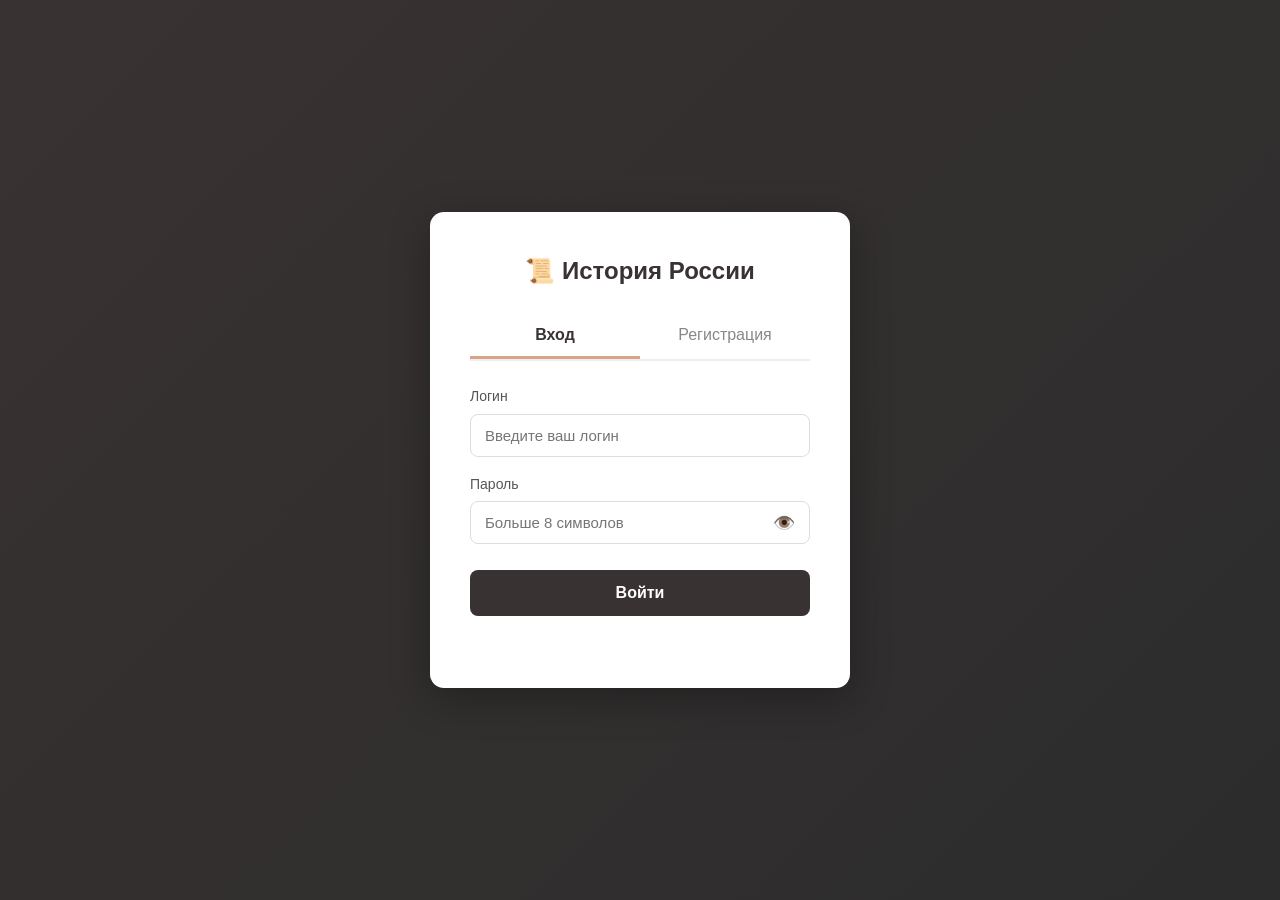
<file: index.html>
<!DOCTYPE html>
<html lang="ru">
<head>
  <meta charset="UTF-8">
  <meta name="viewport" content="width=device-width, initial-scale=1.0">
  <title>Главная — История России</title>
  <link rel="stylesheet" href="css/style.css">
</head>
<body>

  <header class="header">
    <div class="header-left">
      <button class="menu-toggle" id="menuToggle">☰</button>
      <a href="#" class="logo">
  <img src="./img/icons/creml.svg" alt="Кремль" width="36" height="36">
  <span>История России</span>
</a>
    </div>
    
    <div class="auth">
      <span class="flex"><img src="./img/icons/user.svg" alt="" srcset="" class="icon"> <span id="userName">Гость</span></span>
      <button class="btn" id="logoutBtn">Выйти</button>
    </div>
  </header>

  <div class="layout">
    
    <aside class="sidebar" id="sidebar">
      <ul>
        <li><a href="personalities.html"><img src="./img/icons/user.svg" alt="" srcset="" class="icon"> Личности в истории</a></li>
        <li><a href="notes.html"><img src="./img/icons/book.svg" alt="" srcset="" class="icon">Конспекты</a></li>
        <li><a href="facts.html"><img src="./img/icons/lamp.svg" alt="" srcset="" class="icon"> Интересные факты</a></li>
      </ul>
    </aside>

    <main class="content">
      <div class="hero">
        <h1>Изучай историю России интерактивно</h1>
        <p>Нажми на метку на карте, чтобы узнать историю города.</p>
      </div>

      <div class="map-wrapper">
        <!-- Картинка карты (убедись, что файл лежит в папке img) -->
        <img src="img/map_of_russia.png" alt="Карта России" class="map-image">

        <!-- МЕТКИ (позиционируются поверх картинки) -->
        <div class="map-point" style="top: 63%; left: 22%;" 
             data-title="Москва" data-founded="1147 г." data-history="Московское княжество"
             data-image="img/moscow.jpg"
             data-facts="Юрий Долгорукий считается основателем Москвы;В 1812 году Москва была занята Наполеоном;Первое упоминание в летописи датируется 1147 годом"></div>

        <div class="map-point" style="top: 47%; left: 17%;" 
             data-title="Санкт-Петербург" data-founded="1703 г." data-history="Швеция (Ингерманландия)"
             data-image="img/spb.jpg"
             data-facts="Основан Петром I;Был столицей империи более 200 лет;Здесь самый глубокий метрополитен в мире"></div>

        <div class="map-point" style="top: 65%; left: 33%;" 
             data-title="Казань" data-founded="1005 г." data-history="Казанское ханство"
             data-image="img/kazan.jpg"
             data-facts="В 1552 году взята Иваном Грозным;Крупный научный центр;Казанский Кремль — объект ЮНЕСКО"></div>

        <div class="map-point" style="top: 60%; left: 43%;" 
             data-title="Екатеринбург" data-founded="1723 г." data-history="Уральские земли"
             data-image="img/ekb.jpg"
             data-facts="Основан по указу Петра I;Здесь граница Европы и Азии;В 1918 году расстреляна царская семья"></div>
        
        <div class="map-point" style="top: 62%; left: 58%;" 
             data-title="Новосибирск" data-founded="1893 г." data-history="Сибирский край"
             data-image="img/nsk.jpg"
             data-facts="Самый большой город Сибири;Появился благодаря Транссибу;Самый длинный метромост в мире"></div>
        
        <div class="map-point" style="top: 48%; left: 72%;" 
             data-title="Якутск" data-founded="1632 г." data-history="Якутское ханство"
             data-image="img/yakutsk.jpeg"
             data-facts="Самый крупный город в зоне вечной мерзлоты;Зимой до -50°C;Институт мерзлотоведения"></div>
             
        <div class="map-point" style="top: 72%; left: 88%;" 
             data-title="Владивосток" data-founded="1860 г." data-history="Китай (Маньчжурия)"
             data-image="img/vladivostok.jpg"
             data-facts="Основан как военный пост;Штаб Тихоокеанского флота;Расстояние до Москвы — 9000 км"></div>

        <!-- ПОПАП -->
        <div class="map-popup" id="mapPopup">
          <button class="popup-close" id="popupClose">✕</button>
          <h3 id="popupTitle"></h3>
          <img id="popupImage" src="" alt="Город" class="popup-image">
          <div class="popup-info">
            <span><strong>Год основания:</strong> <span id="popupFounded"></span></span>
            <span><strong>Бывшая территория:</strong> <span id="popupHistory"></span></span>
          </div>
          <div class="popup-fact-box">
            <p id="popupFact"></p>
          </div>
          <button class="btn-next-fact" id="nextFactBtn">Ещё факт 🔄</button>
        </div>
      </div>
    </main>
  </div>

  <script src="js/main.js"></script>
</body>
</html>
</file>
<file: css/style.css>
/* ===== БАЗОВЫЕ НАСТРОЙКИ ===== */
* {
  margin: 0;
  padding: 0;
  box-sizing: border-box;
}

/* Цветовые переменные (чтобы потом легко менять) */
/* Цветовые переменные */
:root {
  --primary-red: #393232;      /* Твой основной цвет (Шапка) */
  --gold: #DAA288	;             /* Акцент (бывшая золотая кнопка, теперь мятная) */
  --bg-color: #F4F1EA;         /* Оставляем светлый фон для контраста */
  --text-dark: #ffffff;        /* Темный текст для светлого фона */
  --error-red: #d32f2f;
  
  /* Новые переменные для меню и градиентов */
  --menu-bg: #8d6262;          /* Темно-зеленый для меню */
  --menu-text: #ffffff;        /* Бежево-розовый для текста меню */
  --grad-start: #DAA288;       /* Начало градиента */
  --grad-end: #DAA288	;         /* Конец градиента */
}

body {
  font-family: 'Segoe UI', Tahoma, Geneva, Verdana, sans-serif;
  background-color: var(--bg-color);
  color: var(--text-dark);
  line-height: 1.6;
}

/* ===== ЭКРАН АВТОРИЗАЦИИ ===== */
.auth-body {
  min-height: 100vh;
  display: flex;
  justify-content: center;
  align-items: center;
  /* Красивый градиент на фоне */
  background: linear-gradient(135deg, var(--primary-red) 0%, #2c2c2c 100%);
}

.auth-card {
  background: #ffffff;
  padding: 40px;
  border-radius: 14px;
  width: 100%;
  max-width: 420px;
  box-shadow: 0 10px 40px rgba(0, 0, 0, 0.3);
  /* Анимация появления карточки */
  animation: slideUp 0.5s ease-out;
}

@keyframes slideUp {
  from { opacity: 0; transform: translateY(20px); }
  to { opacity: 1; transform: translateY(0); }
}

.auth-logo {
  text-align: center;
  color: var(--primary-red);
  margin-bottom: 24px;
  font-size: 24px;
}

/* ===== ВКЛАДКИ ВХОД/РЕГИСТРАЦИЯ ===== */
.auth-tabs {
  display: flex;
  margin-bottom: 24px;
  border-bottom: 2px solid #eee;
}

.tab {
  flex: 1;
  padding: 12px;
  background: none;
  border: none;
  font-size: 16px;
  cursor: pointer;
  color: #888;
  border-bottom: 3px solid transparent;
  transition: all 0.3s ease;
  font-family: inherit;
}

.tab:hover {
  color: var(--primary-red);
}

.tab.active {
  color: var(--primary-red);
  border-bottom-color: var(--gold);
  font-weight: bold;
}

/* ===== ФОРМЫ ===== */
.auth-form {
  display: none; /* По умолчанию скрыты */
  animation: fadeIn 0.4s ease;
}

.auth-form.active {
  display: block; /* Показываем активную */
}

@keyframes fadeIn {
  from { opacity: 0; }
  to { opacity: 1; }
}

/* Поля ввода */
.input-group {
  margin-bottom: 16px;
}

.input-group label {
  display: block;
  margin-bottom: 6px;
  font-size: 14px;
  color: #555;
  font-weight: 500;
}

.input-group input {
  width: 100%;
  padding: 12px 14px;
  border: 1px solid #ddd;
  border-radius: 8px;
  font-size: 15px;
  transition: border-color 0.2s, box-shadow 0.2s;
  font-family: inherit;
}

.input-group input:focus {
  outline: none;
  border-color: var(--gold);
  box-shadow: 0 0 0 3px rgba(201, 162, 39, 0.2);
}

/* Кнопка отправки */
.btn-primary {
  width: 100%;
  padding: 14px;
  background: var(--primary-red);
  color: #fff;
  border: none;
  border-radius: 8px;
  font-size: 16px;
  font-weight: bold;
  cursor: pointer;
  transition: background 0.2s, transform 0.1s;
  margin-top: 10px;
  font-family: inherit;
}

.btn-primary:hover {
  background: #8a2828;
}

.btn-primary:active {
  transform: scale(0.98);
}

/* Текст ошибки */
.auth-error {
  color: var(--error-red);
  text-align: center;
  margin-top: 12px;
  font-size: 14px;
  min-height: 20px; /* Чтобы верстка не прыгала, когда ошибки нет */
}

/* =========================================
   ЭКРАН ПРИВЕТСТВИЯ (WELCOME)
   ========================================= */
/* =========================================
   ЭКРАН ПРИВЕТСТВИЯ (WELCOME)
   ========================================= */
.welcome-body {
  margin: 0;
  padding: 0;
  height: 100vh;
  overflow: hidden;
  font-family: 'Segoe UI', Tahoma, Geneva, Verdana, sans-serif;
}

/* Фон с гифкой */
.video-bg {
  position: fixed;
  top: 0;
  left: 0;
  width: 100%;
  height: 100%;
  z-index: -1; /* Отправляем картинку на задний план */
}

.video-bg img {
  width: 100%;
  height: 100%;
  object-fit: cover; /* Растягиваем на весь экран без искажений */
  filter: grayscale(100%) contrast(1.2) brightness(0.6); /* Делаем черно-белой и темной */
}

/* Слой поверх гифки для центрирования текста */
.welcome-overlay {
  width: 100%;
  height: 100vh;
  display: flex;
  justify-content: center;
  align-items: center;
  background: rgba(107, 31, 31, 0.4); /* Красноватый оттенок поверх */
}

/* Карточка контента */
.welcome-card {
  text-align: center;
  max-width: 620px;
  padding: 50px 40px;
  color: #fff;
  animation: fadeUp 1s ease;
}

@keyframes fadeUp {
  from { opacity: 0; transform: translateY(30px); }
  to   { opacity: 1; transform: translateY(0); }
}

/* Имя пользователя */
.welcome-card h1 span {
  color: #A8C3D9; 
  margin-bottom: 50%;
}

/* Цитата */
/* Основная карточка приветствия (расширяем контейнер) */
.welcome-card {
  text-align: center;
  max-width: 900px; /* Увеличили с 620px, чтобы цитата влезла */
  padding: 50px 40px;
  color: #fff;
  animation: fadeUp 1s ease;
}

/* Цитата */
.quote {
  background: rgba(0, 0, 0, 0.65);
  border-left: 6px solid #C5A059; /* Полоска стала еще толще */
  padding: 50px 60px;             /* Огромные внутренние отступы */
  border-radius: 16px;            /* Более мягкие углы */
  margin: 0 auto 50px;            
  width: 100%;                    
  max-width: 850px;               /* Сам блок цитаты стал очень широким */
  text-align: left;
  animation: fadeUp 1s ease 0.3s backwards;
  backdrop-filter: blur(4px);
}

.quote p {
  font-size: 28px;                /* Шрифт цитаты вырос до 28px */
  line-height: 1.6;               /* Оптимальный межстрочный интервал */
  font-style: italic;
  margin-bottom: 25px;            /* Отступ до автора */
  color: #FFFFFF; 
}

.quote footer {
  color: #C5A059; 
  font-size: 22px;                /* Автор тоже стал крупным */
  font-weight: 600;               
  letter-spacing: 1px;            /* Немного разрядили буквы для стиля */
}

.quote footer {
  color: #C5A059; 
  font-size: 18px;                /* Увеличил шрифт автора (было 15px) */
  font-weight: 500;               /* Сделал текст чуть плотнее */
}

.quote footer {
  color: #C5A059; /* Автор цитаты цвета латуни */
  font-size: 15px;
}

/* Кнопка перехода на главную */
.btn-start {
  background: #C5A059; /* Фон кнопки — приглушенная латунь */
  color: #1A1A1A;      /* Темный текст */
  border: none;
  padding: 16px 42px;
  font-size: 17px;
  font-weight: bold;
  border-radius: 10px;
  cursor: pointer;
  transition: 0.3s;
  animation: fadeUp 1s ease 0.6s backwards;
  box-shadow: 0 6px 24px rgba(197, 160, 89, 0.3); /* Мягкая латунная тень */
}

/* Эффект при наведении мыши на кнопку */
.btn-start:hover {
  background: #D4B370; /* При наведении становится чуть светлее (как отполированная латунь) */
  transform: translateY(-3px);
  box-shadow: 0 10px 32px rgba(197, 160, 89, 0.5); /* Свечение становится ярче */
}

/* =========================================
   СТИЛИ ДЛЯ ПОЛЕЙ ВВОДА И ГЛАЗИКА
   ========================================= */

/* Контейнер, который держит поле и глазок вместе */
.input-wrapper {
  position: relative;
  display: flex;
  align-items: center;
}

/* Само поле ввода внутри контейнера */
.input-wrapper input {
  width: 100%;
  /* Оставляем место справа, чтобы текст не залезал под глазик */
  padding-right: 45px; 
}

/* Кнопка-глаз */
.toggle-password {
  position: absolute;
  right: 10px;          /* Прижимаем к правому краю */
  background: none;     /* Убираем серый фон */
  border: none;         /* Убираем рамку */
  outline: none;        /* Убираем синюю рамку при клике */
  cursor: pointer;
  font-size: 18px;
  padding: 5px;
  display: flex;
  align-items: center;
  justify-content: center;
  transition: transform 0.2s;
}

.toggle-password:hover {
  transform: scale(1.15); /* Легкое увеличение при наведении */
}

/* =========================================
   ГЛАВНАЯ СТРАНИЦА (INDEX)
   ========================================= */


/* =========================================
   ГЛАВНАЯ СТРАНИЦА (INDEX)
   ========================================= */

/* Шапка */
.header {
  background: var(--primary-red);
  color: #fff;
  padding: 14px 30px;
  display: flex;
  justify-content: space-between;
  align-items: center;
  box-shadow: 0 2px 10px rgba(0, 0, 0, 0.2);
  position: sticky;
  top: 0;
  z-index: 100;
  height: 60px;
}

.header-left {
  display: flex;
  align-items: center;
  gap: 8px
}

.logo {
  color: #fff;
  text-decoration: none;
  font-size: 20px;
  font-weight: bold;
  gap: 8px;
  
  display: inline-flex;
  align-items: center;
  gap: 8px;
  justify-content: center;
  align-items: center;
}


.header .auth {
  display: flex;
  align-items: center;
  gap: 15px;
  font-size: 15px;
}

.btn {
  background: var(--gold);
  color: #2c2c2c;
  padding: 8px 18px;
  border: none;
  border-radius: 6px;
  cursor: pointer;
  font-weight: bold;
  transition: 0.2s;
  font-family: inherit;
}
.btn:hover { background: #e0b93a; }

/* Кнопка бургер-меню */
.menu-toggle {
  background: none;
  border: none;
  color: #fff;
  font-size: 24px;
  cursor: pointer;
  padding: 5px 10px;
  transition: transform 0.2s;
  display: flex;
  align-items: center;
}
.menu-toggle:hover {
  transform: scale(1.1);
  color: var(--gold);
}

/* Раскладка (главный контейнер) */
.layout {
  display: flex;
  min-height: calc(100vh - 60px);
  overflow-x: hidden; 
}

/* Боковое меню */
.sidebar {
  width: 280px;
  background: var(--menu-bg); /* Темно-зеленый #2C5B4A */
  padding: 30px 0;
  border-right: 2px solid #1A3A2E; /* Чуть более темная обводка для объема */
  box-shadow: 4px 0 15px rgba(0, 0, 0, 0.2); 
  
  transition: margin-left 0.3s ease-in-out;
  flex-shrink: 0; 
  margin-left: -280px; 
}

.sidebar.open {
  margin-left: 0; 
}

.sidebar ul { 
  list-style: none; 
  justify-content: center;
  align-items: center;
}

.sidebar ul li{
    justify-content: center;
    align-items: center;
}

.icon {
  width: 30px;
  height: 30px;
  padding-right: 10px;
}

/* ССЫЛКИ В МЕНЮ */
.sidebar a {
  display: flex;
  color: #ed8d8d; /* Бежево-розовый #DAA288 */
  padding: 18px 30px;
  text-decoration: none;
  border-left: 5px solid transparent;
  transition: all 0.3s ease;
  font-size: 16px;
  font-weight: 500;
}

/* При наведении текст становится ярче/белее, а полоска мятной */
.sidebar a:hover,
.sidebar a.active {
  background: rgba(0, 0, 0, 0.2); 
  color: #FFFFFF; 
  border-left-color: var(--gold); /* Мятный акцент #75BCA3 */
  padding-left: 35px;
}
/* Контент */
.content {
  flex: 1;
  padding: 40px;
  transition: all 0.3s ease-in-out;
  min-width: 0; /* Важно, чтобы карта не вылезала за края */
}

/* Ограничение ширины контента */
.hero, .features {
  max-width: 1200px;
  margin: 0 auto;
}
/* Приветственный блок */
.hero {
  background: linear-gradient(#47625b, #637f88 0%, #2c2c2c 100%);
  color: #fff;
  padding: 50px 40px;
  border-radius: 14px;
  margin-bottom: 30px;
  box-shadow: 0 4px 20px rgba(0, 0, 0, 0.1);
}

.hero h1 {
  color: #fff;
  font-size: 32px;
  margin-bottom: 12px;
}

.hero p {
  font-size: 17px;
  opacity: 0.9;
}

/* Сетка карточек */
.features {
  display: grid;
  grid-template-columns: repeat(auto-fill, minmax(240px, 1fr));
  gap: 20px;
}

.feature-card {
  background: #fff;
  padding: 24px;
  border-radius: 12px;
  text-decoration: none;
  color: var(--text-dark);
  border-left: 5px solid var(--gold);
  box-shadow: 0 2px 10px rgba(0, 0, 0, 0.06);
  transition: 0.25s;
}

.feature-card:hover {
  transform: translateY(-4px);
  box-shadow: 0 8px 20px rgba(0, 0, 0, 0.12);
}

.feature-card h3 {
  color: var(--primary-red);
  margin-bottom: 8px;
}

/* =========================================
   ФИНАЛЬНЫЕ СТИЛИ ДЛЯ КАРТЫ И ПОПАПА
   ========================================= */

/* Обертка карты (чтобы попап позиционировался относительно неё) */
.map-wrapper {
  position: relative;
  width: 100%;
  max-width: 1100px;
  margin: 0 auto;
  background: #f4f1ea; /* Цвет бумаги */
  border-radius: 14px;
  box-shadow: 0 4px 20px rgba(0,0,0,0.05);
  padding: 20px; /* Отступы внутри белого блока */
  max-height: 60vh;
  display: flex; 
  justify-content: center;
  align-items: center;
}

/* Картинка карты */
.map-image {
  width: 100%;
  height: 100%;         /* Растягиваем на всю доступную высоту блока */
  max-height: 100%;     /* Не даем вылезти за пределы родителя */
  object-fit: contain;  /* ВАЖНО: картинка вписывается целиком, не обрезается и сохраняет пропорции */
  display: block;
}

/* Метки (кружочки поверх карты) */
.map-point {
  position: absolute;
  width: 16px;
  height: 16px;
  background-color: var(--primary-red);
  border: 3px solid #fff;
  border-radius: 50%;
  cursor: pointer;
  transform: translate(-50%, -50%); /* Центрируем точку по её координатам */
  transition: all 0.2s ease;
  box-shadow: 0 2px 5px rgba(0,0,0,0.3);
  z-index: 2;
}

.map-point:hover {
  background-color: var(--gold);
  transform: translate(-50%, -50%) scale(1.4); /* Увеличение при наведении */
}

/* Попап (скрыт по умолчанию) */
/* Попап (скрыт по умолчанию) */
.map-popup {
  position: fixed; /* Жестко фиксируем по центру экрана */
  top: 50%;
  left: 50%;
  transform: translate(-50%, -50%) scale(0.9);
  background: #fff;
  border-radius: 12px;
  padding: 30px;
  width: 90%; /* На мобильных будет 90% */
  max-width: 500px;
  box-shadow: 0 15px 50px rgba(0,0,0,0.5);
  opacity: 0;
  pointer-events: none;
  transition: all 0.3s ease;
  z-index: 9999; /* ПОВЕРХ ВСЕГО, включая шапку и меню */
  border-top: 6px solid var(--primary-red);
}

/* Класс, который делает попап видимым */
.map-popup.active {
  opacity: 1;
  pointer-events: auto;
  transform: translate(-50%, -50%) scale(1);
}

/* Внутренности попапа */
.popup-close {
  position: absolute;
  top: 15px;
  right: 15px;
  background: none;
  border: none;
  font-size: 18px;
  cursor: pointer;
  color: #888;
}
.popup-close:hover { color: var(--primary-red); }

.map-popup h3 {
  color: var(--primary-red);
  margin-bottom: 15px;
  font-size: 22px;
}

.popup-info {
  display: flex;
  flex-direction: column;
  gap: 8px;
  font-size: 14px;
  color: #555;
  margin-bottom: 15px;
  background: #f9f6ef;
  padding: 12px;
  border-radius: 8px;
}

.popup-fact-box {
  background: rgba(201, 162, 39, 0.1);
  border-left: 4px solid var(--gold);
  padding: 15px;
  border-radius: 4px;
  margin-bottom: 20px;
  min-height: 80px;
}

.popup-fact-box p {
  font-size: 15px;
  font-style: italic;
  color: #333;
}

.btn-next-fact {
  background: var(--gold);
  color: #1a1a1a;
  border: none;
  padding: 10px 20px;
  border-radius: 6px;
  font-weight: bold;
  cursor: pointer;
  width: 100%;
  transition: 0.2s;
}
.btn-next-fact:hover {
  background: #e0b93a;
}

/* Картинка внутри попапа */
.popup-image {
  display: block;
  width: 100%;          /* Картинка растягивается на всю ширину карточки */
  max-height: 350px;    /* Но не выше 350 пикселей, чтобы не сломать экран */
  object-fit: contain;  /* Картинка вписывается целиком, без обрезки */
  background-color: #f4f1ea; /* Фон, если пропорции картинки не совпадут с блоком */
  border-radius: 8px;
  margin: 0 auto 20px auto; /* Центрируем по горизонтали и делаем отступ снизу */
}

.flex {
  display:flex;
}
</file>
<file: css/facts.css>
/* =========================================
   БАЗОВАЯ РАСКЛАДКА
   ========================================= */
.main-container {
  flex: 1;
  display: flex;
  flex-direction: column;
  align-items: center;
  padding: 40px 20px;
  width: 100%;
  max-width: 1200px;
  margin: 0 auto;
  
  /* УБИРАЕМ min-height: 100vh, чтобы контент шел сразу после шапки */
  /* И добавляем нижний отступ, чтобы последняя карточка не прилипала к краю */
  padding-bottom: 80px; 
}

/* =========================================
   БЛОК 1: ИСТОРИЯ В ЦИФРАХ
   ========================================= */
.facts-hero {
  text-align: center;
  margin-bottom: 60px;
  width: 100%;
}

.facts-hero h1 {
  color: #875842;
  font-size: 36px;
  margin-bottom: 10px;
}

.facts-hero p {
  color: #666;
  font-size: 16px;
  margin-bottom: 35px;
}

.stats-grid {
  display: grid;
  grid-template-columns: repeat(auto-fit, minmax(200px, 1fr));
  gap: 20px;
  width: 100%;
}

.stat-card {
  background: #ffffff;
  padding: 25px 15px;
  border-radius: 12px;
  border-bottom: 4px solid #75BCA3;
  box-shadow: 0 4px 15px rgba(0, 0, 0, 0.05);
  transition: transform 0.3s ease, box-shadow 0.3s ease;
}

.stat-card:hover {
  transform: translateY(-5px);
  box-shadow: 0 8px 20px rgba(0, 0, 0, 0.1);
}

.stat-number {
  font-size: 32px;
  font-weight: bold;
  color: #875842;
  margin-bottom: 10px;
}

.stat-label {
  font-size: 14px;
  color: #555;
  line-height: 1.4;
}

/* =========================================
   БЛОК 2: ИГРА "МИФ ИЛИ ПРАВДА"
   ========================================= */
.myth-game-section {
  width: 100%;
  background: #f4f1ea;
  padding: 40px;
  border-radius: 20px;
  box-shadow: inset 0 0 20px rgba(0,0,0,0.02);
  margin-bottom: 60px; 
}

.myth-game-section h2 {
  text-align: center;
  color: #2C5B4A;
  font-size: 28px;
  margin-bottom: 10px;
}

.game-desc {
  text-align: center;
  color: #666;
  margin-bottom: 35px;
}

.myth-grid {
  display: grid;
  grid-template-columns: repeat(auto-fit, minmax(260px, 1fr));
  gap: 25px;
}

/* Карточка */
.myth-card {
  background-color: transparent;
  height: 260px;
  perspective: 1000px;
  cursor: pointer;
}

.myth-inner {
  position: relative;
  width: 100%;
  height: 100%;
  text-align: center;
  transition: transform 0.6s cubic-bezier(0.4, 0.2, 0.2, 1);
  transform-style: preserve-3d;
}

.myth-card.flipped .myth-inner {
  transform: rotateY(180deg);
}

/* Стороны карточки */
.myth-front, .myth-back {
  position: absolute;
  width: 100%;
  height: 100%;
  -webkit-backface-visibility: hidden;
  backface-visibility: hidden;
  border-radius: 16px;
  display: flex;
  flex-direction: column;
  justify-content: center;
  align-items: center;
  padding: 25px;
  box-shadow: 0 5px 15px rgba(0,0,0,0.08);
}

/* Лицевая сторона (Вопрос) */
.myth-front {
  background: #ffffff;
  border: 2px dashed #c0b5a5;
  color: #2c2c2c;
}

.myth-icon {
  font-size: 32px;
  margin-bottom: 15px;
}

.myth-front p {
  font-size: 16px;
  font-weight: 500;
  line-height: 1.5;
  margin-bottom: 20px;
}

.click-hint {
  font-size: 12px;
  color: #875842;
  font-weight: bold;
  text-transform: uppercase;
  letter-spacing: 1px;
  margin-top: auto;
}

/* Обратная сторона (Ответ) */
.myth-back {
  transform: rotateY(180deg);
  color: #fff;
}

/* Правда (Зеленый) */
.myth-true {
  background: linear-gradient(135deg, #2C5B4A 0%, #1f4235 100%);
}

/* Миф (Коричневый) */
.myth-false {
  background: linear-gradient(135deg, #875842 0%, #5a392b 100%);
}

.badge {
  display: inline-block;
  padding: 4px 12px;
  background: rgba(255, 255, 255, 0.2);
  border-radius: 20px;
  font-size: 12px;
  font-weight: bold;
  text-transform: uppercase;
  letter-spacing: 1px;
  margin-bottom: 15px;
}

.myth-back p {
  font-size: 14px;
  line-height: 1.6;
  opacity: 0.95;
}

/* Адаптив для мобилок */
@media (max-width: 768px) {
  .facts-hero h1 { font-size: 28px; }
  .myth-game-section { padding: 25px 15px; }
  .myth-card { height: 280px; }
}
</file>
